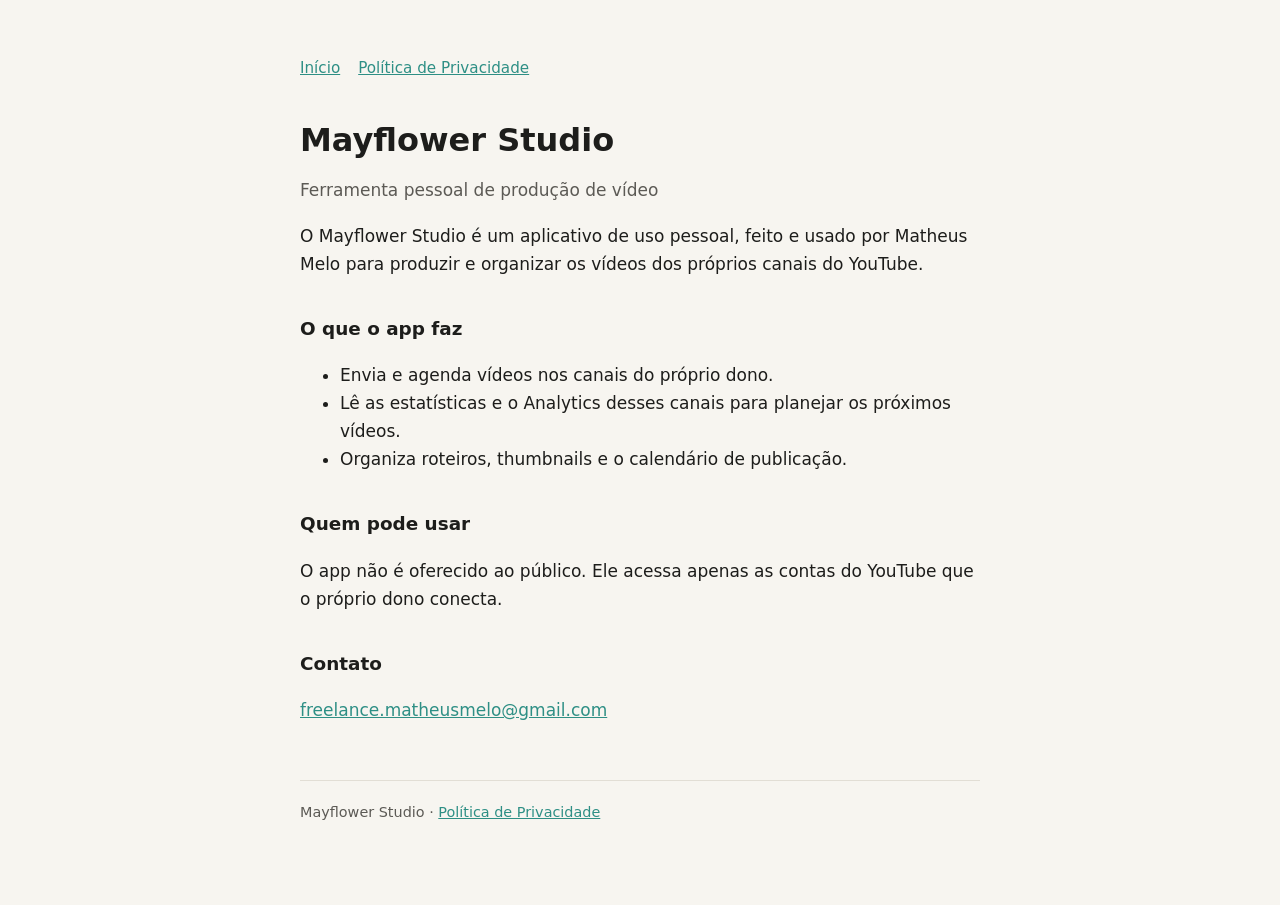
<file: index.html>
<!doctype html>
<html lang="pt-BR"><head><meta charset="utf-8"><meta name="viewport" content="width=device-width,initial-scale=1">
<title>Mayflower Studio</title><link rel="stylesheet" href="estilo.css"></head>
<body><main>
<nav><a href="./">Início</a><a href="privacidade.html">Política de Privacidade</a></nav>
<h1>Mayflower Studio</h1>
<p class="mu">Ferramenta pessoal de produção de vídeo</p>
<p>O Mayflower Studio é um aplicativo de uso pessoal, feito e usado por Matheus Melo para produzir e organizar os vídeos dos próprios canais do YouTube.</p>
<h2>O que o app faz</h2>
<ul>
<li>Envia e agenda vídeos nos canais do próprio dono.</li>
<li>Lê as estatísticas e o Analytics desses canais para planejar os próximos vídeos.</li>
<li>Organiza roteiros, thumbnails e o calendário de publicação.</li>
</ul>
<h2>Quem pode usar</h2>
<p>O app não é oferecido ao público. Ele acessa apenas as contas do YouTube que o próprio dono conecta.</p>
<h2>Contato</h2>
<p><a href="mailto:freelance.matheusmelo@gmail.com">freelance.matheusmelo@gmail.com</a></p>
<footer>Mayflower Studio · <a href="privacidade.html">Política de Privacidade</a></footer>
</main></body></html>
</file>
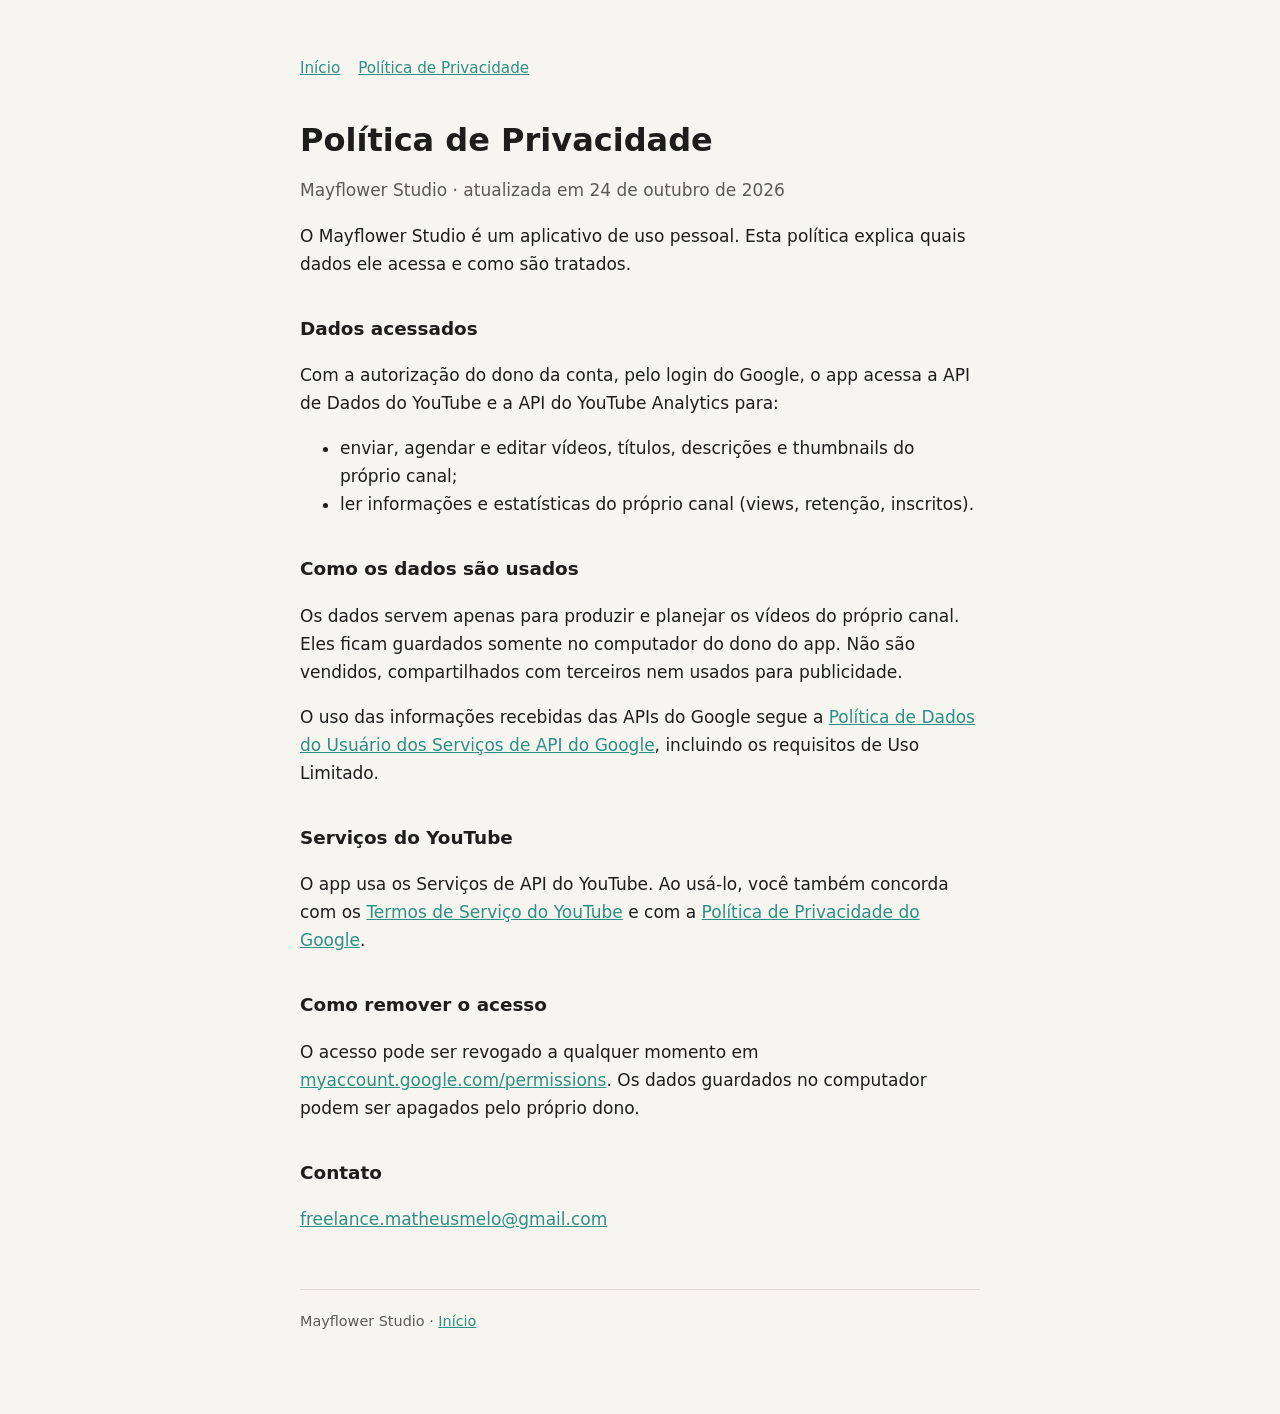
<file: privacidade.html>
<!doctype html>
<html lang="pt-BR"><head><meta charset="utf-8"><meta name="viewport" content="width=device-width,initial-scale=1">
<title>Política de Privacidade · Mayflower Studio</title><link rel="stylesheet" href="estilo.css"></head>
<body><main>
<nav><a href="./">Início</a><a href="privacidade.html">Política de Privacidade</a></nav>
<h1>Política de Privacidade</h1>
<p class="mu">Mayflower Studio · atualizada em 24 de outubro de 2026</p>
<p>O Mayflower Studio é um aplicativo de uso pessoal. Esta política explica quais dados ele acessa e como são tratados.</p>
<h2>Dados acessados</h2>
<p>Com a autorização do dono da conta, pelo login do Google, o app acessa a API de Dados do YouTube e a API do YouTube Analytics para:</p>
<ul>
<li>enviar, agendar e editar vídeos, títulos, descrições e thumbnails do próprio canal;</li>
<li>ler informações e estatísticas do próprio canal (views, retenção, inscritos).</li>
</ul>
<h2>Como os dados são usados</h2>
<p>Os dados servem apenas para produzir e planejar os vídeos do próprio canal. Eles ficam guardados somente no computador do dono do app. Não são vendidos, compartilhados com terceiros nem usados para publicidade.</p>
<p>O uso das informações recebidas das APIs do Google segue a <a href="https://developers.google.com/terms/api-services-user-data-policy">Política de Dados do Usuário dos Serviços de API do Google</a>, incluindo os requisitos de Uso Limitado.</p>
<h2>Serviços do YouTube</h2>
<p>O app usa os Serviços de API do YouTube. Ao usá-lo, você também concorda com os <a href="https://www.youtube.com/t/terms">Termos de Serviço do YouTube</a> e com a <a href="https://policies.google.com/privacy">Política de Privacidade do Google</a>.</p>
<h2>Como remover o acesso</h2>
<p>O acesso pode ser revogado a qualquer momento em <a href="https://myaccount.google.com/permissions">myaccount.google.com/permissions</a>. Os dados guardados no computador podem ser apagados pelo próprio dono.</p>
<h2>Contato</h2>
<p><a href="mailto:freelance.matheusmelo@gmail.com">freelance.matheusmelo@gmail.com</a></p>
<footer>Mayflower Studio · <a href="./">Início</a></footer>
</main></body></html>
</file>
<file: estilo.css>
:root{--bg:#f7f5f0;--tx:#1d1d1b;--mu:#5c5a55;--ac:#2E8F85;--ln:#e2ded5}
@media (prefers-color-scheme:dark){:root{--bg:#161615;--tx:#efece6;--mu:#a7a39b;--ac:#8FE0D2;--ln:#2c2b29}}
*{box-sizing:border-box}body{margin:0;background:var(--bg);color:var(--tx);font:17px/1.65 system-ui,-apple-system,"Segoe UI",Roboto,sans-serif}
main{max-width:720px;margin:0 auto;padding:56px 20px 80px}
h1{font-size:2rem;line-height:1.2;margin:0 0 8px}h2{font-size:1.15rem;margin:36px 0 8px}
p,li{color:var(--tx)}.mu{color:var(--mu)}a{color:var(--ac)}
nav{display:flex;gap:18px;margin-bottom:40px;font-size:.95rem}
footer{margin-top:56px;padding-top:20px;border-top:1px solid var(--ln);font-size:.9rem;color:var(--mu)}
</file>
